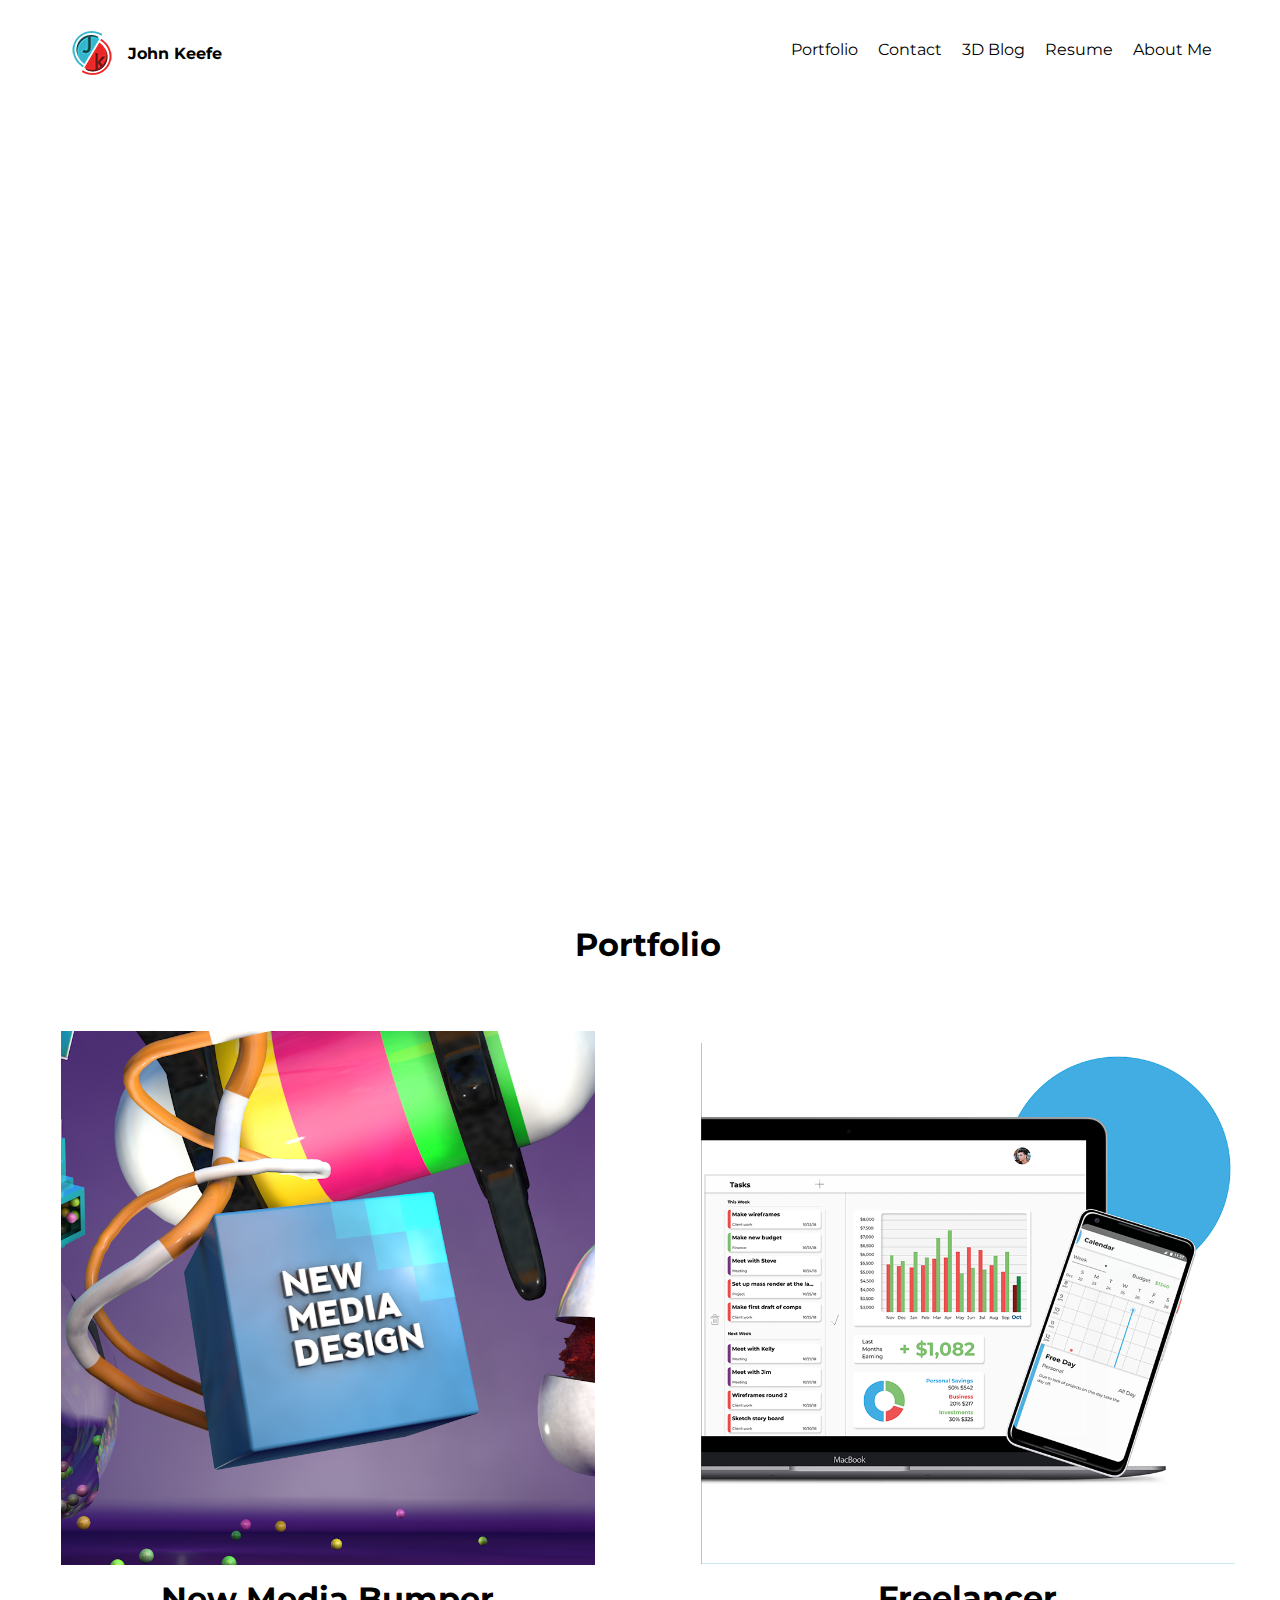
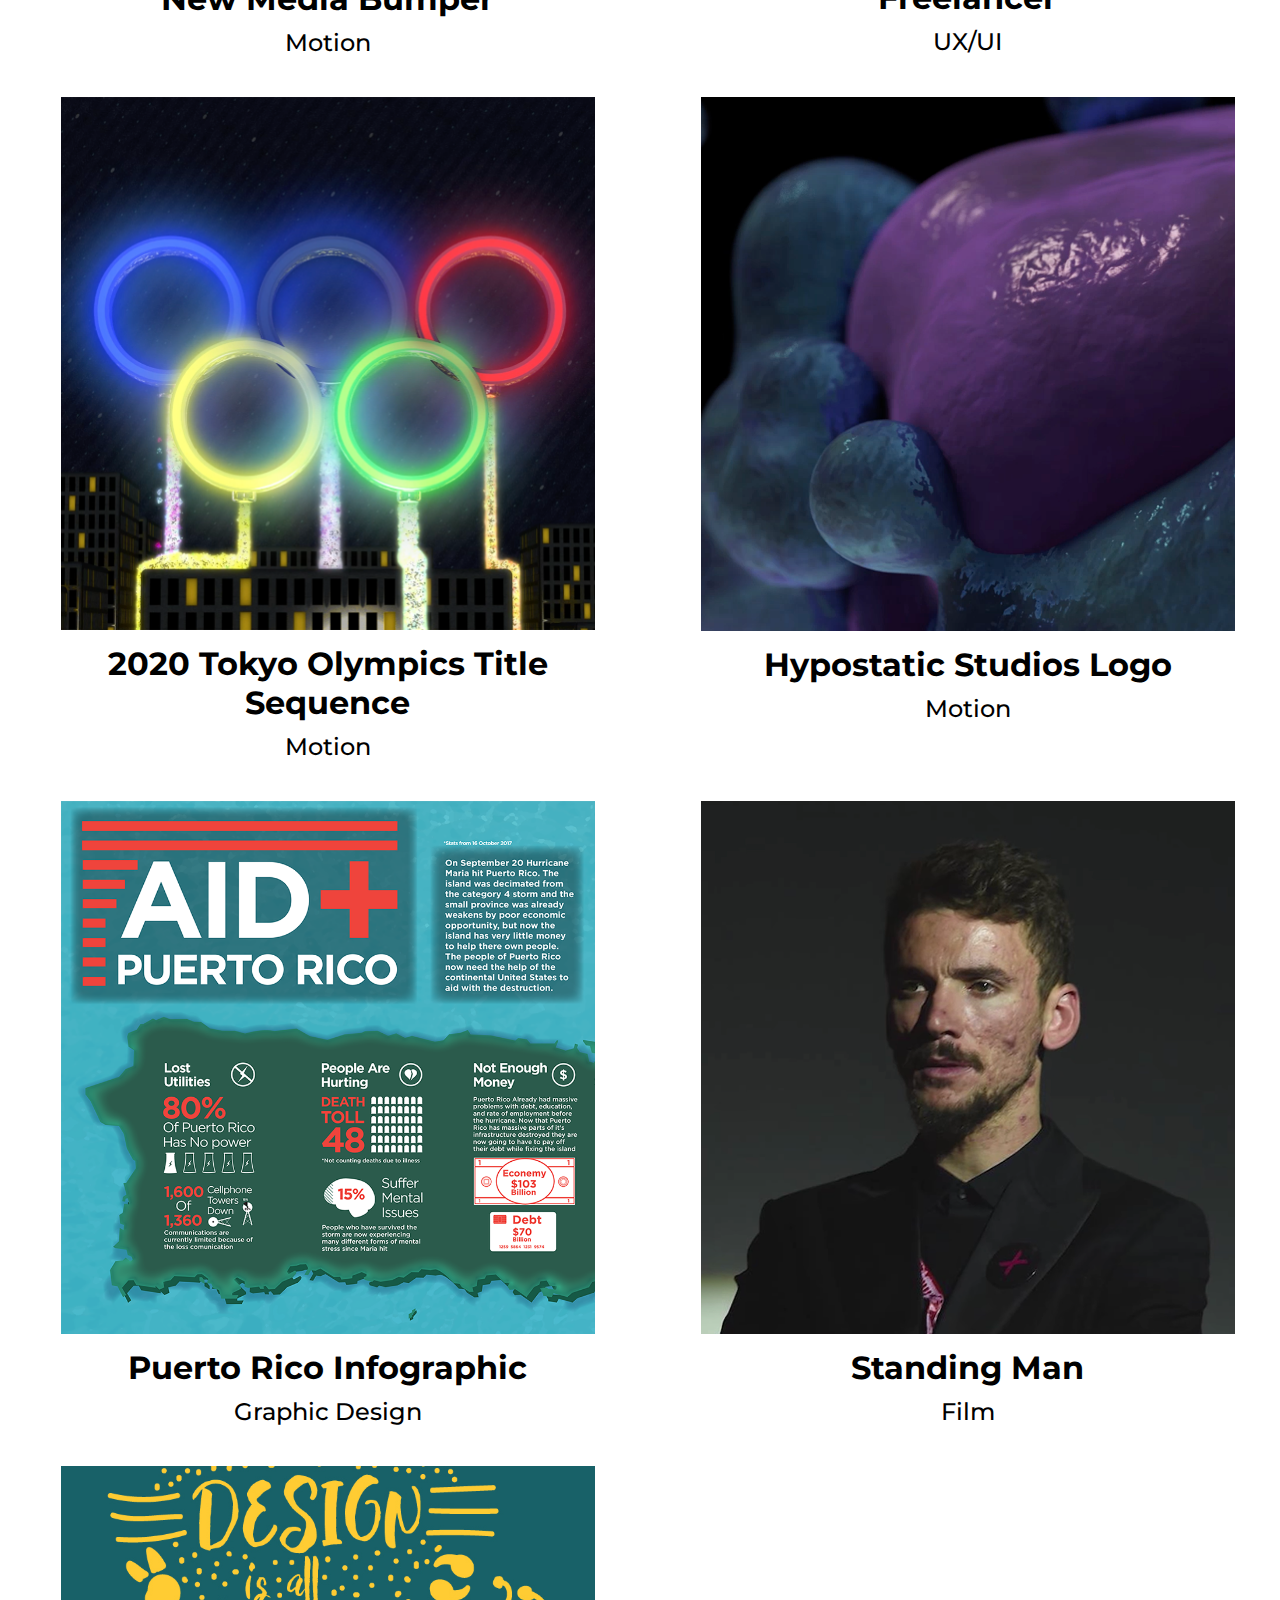
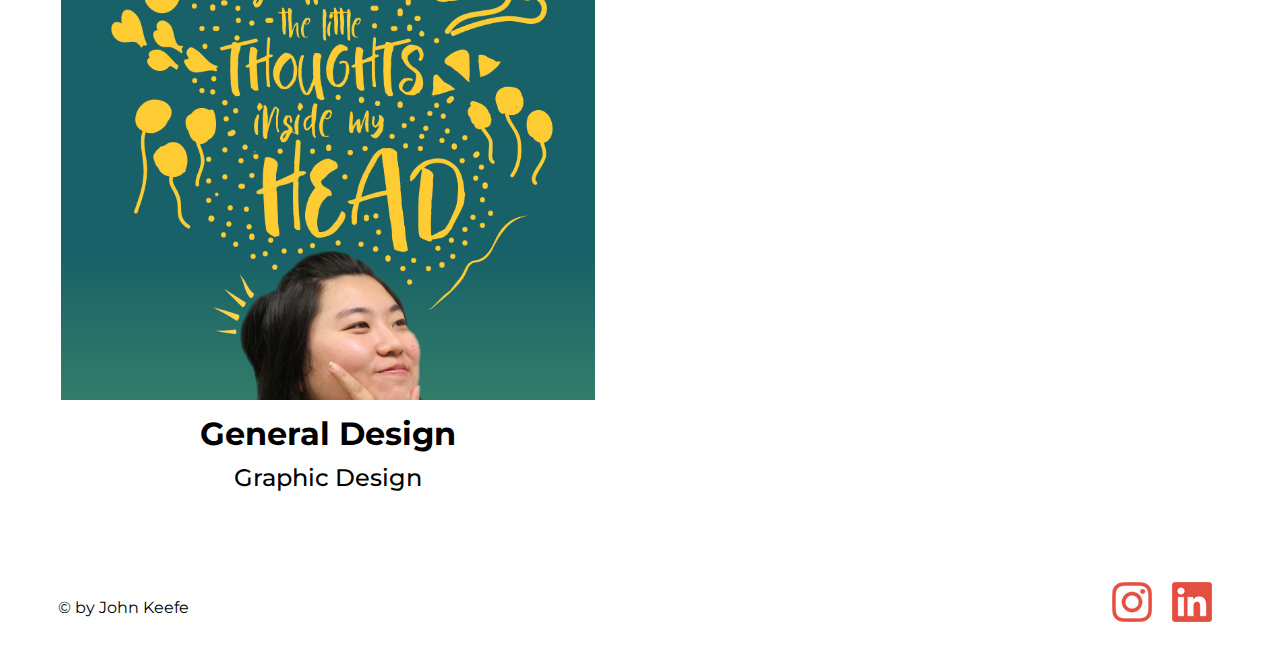
<file: personal_website/index.html>
<!DOCTYPE html>

<html lang="en">

<head>
    <meta charset="utf-8">
    <meta name="viewport" content="width=device-width, initial-scale=1.0">
    <link href="css/styles.css" rel="stylesheet">
    <link href="https://fonts.googleapis.com/css?family=Montserrat:400,500,700" rel="stylesheet">
    <script src="https://ajax.googleapis.com/ajax/libs/jquery/3.3.1/jquery.min.js"></script>
    <title>Portfolio.fun</title>

</head>

<body>
    <nav>
        <div class="flex-nav">
            <a href="index.html" class="flex-left">

                <img class="flex-object logo" src="./images/icons/logo.png" alt="images/jk.png">

                <div class="navtext">
                    <p class="name">John Keefe</p>
                </div>

            </a>
            <div class="flex-right">
                <a class="flex-object mi" href="./index.html">
                    Portfolio
                </a>
                <a class="flex-object mi" href="./contact/contact.html">
                    Contact
                </a>
                <a class="flex-object mi" href="https://www.instagram.com/the_keefer_designs/" target="_blank">
                    3D Blog
                </a>
                <a class="flex-object mi" href="https://drive.google.com/file/d/1BgY_WFJhCR3fMZxWtCizJkPB24iMXqKl/view?usp=sharing" target="_blank">
                    Resume
                </a>
                <a class="flex-object mi" href="./about_me/about_me.html">
                    About Me
                </a>
            </div>
            <div class="menu">
                <img class="menutog" src="./images/menu-01.png" alt="images/menu-01.png">
                <ul>
                    <li><a class="flex-object menuitem" href="./index.html">
                            Portfolio
                        </a></li>
                    <li> <a class="flex-object menuitem" href="./contact/contact.html">
                            Contact
                        </a></li>
                    <li><a class="flex-object menuitem" href="https://www.instagram.com/the_keefer_designs/">
                            3D Blog
                        </a></li>
                    <li><a class="flex-object menuitem" href="https://drive.google.com/file/d/1BgY_WFJhCR3fMZxWtCizJkPB24iMXqKl/view?usp=sharing">
                            Resume
                        </a></li>
                    <li> <a class="flex-object menuitem" href="./about_me/about_me.html">
                            About Me
                        </a></li>
                </ul>
            </div>
        </div>
    </nav>
    <div class="container">
        <div class="video">
            <div style="padding:56.25% 0 0 0;position:relative;"><iframe src="https://player.vimeo.com/video/308662704?autoplay=1&title=0&byline=0&portrait=0" style="position:absolute;top:0;left:0;width:100%;height:100%;" frameborder="0" webkitallowfullscreen mozallowfullscreen allowfullscreen></iframe></div>
            <script src="https://player.vimeo.com/api/player.js"></script>
        </div>
        <div class="pLabel">
            <h1> Portfolio</h1>
        </div>

        <div class="p1 ol">
            <a href="projects/nm_bumper/nm_bumper.html">
                <img class="portimg " src="./images/block_img/nm_bumper.png" alt="mnd.png">
            </a>
            <h1 class="oltext">New Media Bumper</h1>
            <h2 class="oltext2">Motion</h2>
        </div>
        <div class="p2 ol">
            <a href="projects/freelancer/freelancer.html">
                <img class="portimg" src="./images/block_img/freelancer_block.png" alt="freelancer.png">
            </a>
            <h1 class="oltext">Freelancer</h1>
            <h2 class="oltext2">UX/UI</h2>
        </div>
        <div class="p3 ol">
            <a href="projects/puerto_rico/puerto_rico.html">
                <img class="portimg" src="./images/block_img/pr_block.png" alt="puerto_rico.png">
            </a>
            <h1 class="oltext">Puerto Rico Infographic</h1>
            <h2 class="oltext2">Graphic Design</h2>
        </div>
        <div class="p4 ol">
            <a href="projects/standing_man/standing_man.html">
                <img class="portimg" src="./images/block_img/sm_block" alt="standing_man.png">
            </a>
            <h1 class="oltext">Standing Man</h1>
            <h2 class="oltext2">Film</h2>
        </div>
        <div class="p5 ol">
            <a href="projects/2020_olympics/2020.html">
                <img class="portimg" src="./images/block_img/tokyo_block.png" alt="hypostatic_studios.png">
            </a>
            <h1 class="oltext">2020 Tokyo Olympics Title Sequence</h1>
            <h2 class="oltext2">Motion</h2>
        </div>
        <div class="p6 ol">
            <a href="projects/hypostatic_studios/hypostatic_studios.html">
                <img class="portimg" src="./images/block_img/hs_block.png" alt="hypostatic_studios.png">
            </a>
            <h1 class="oltext">Hypostatic Studios Logo</h1>
            <h2 class="oltext2">Motion</h2>
        </div>
        <div class="p7 ol">
            <a href="projects/graphic_design/design.html">
                <img class="portimg" src="./images/block_img/graphic_design_block.jpg" alt="design.png">
            </a>
            <h1 class="oltext">General Design</h1>
            <h2 class="oltext2">Graphic Design</h2>
        </div>
    </div>
    <footer>
        <div id="footer-flex">
            <p>© by John Keefe</p>
            <div id="footer-icon">
                <a id="insta" href="https://www.instagram.com/the_keefer_designs/"><img class="flex-object" src="./images/icons/ig.png" alt="instagram.png"></a>
                <a class="flex-object" href="https://www.linkedin.com/in/john-keefe-iii/"><img class="footerlogo" src="./images/icons/li_logo.png" alt="linkin.png"></a>
            </div>
        </div>
    </footer>
    <script src="./js/int.js"></script>
    <script src="./js/modernizr-custom.js"></script>
</body>

</html>
</file>
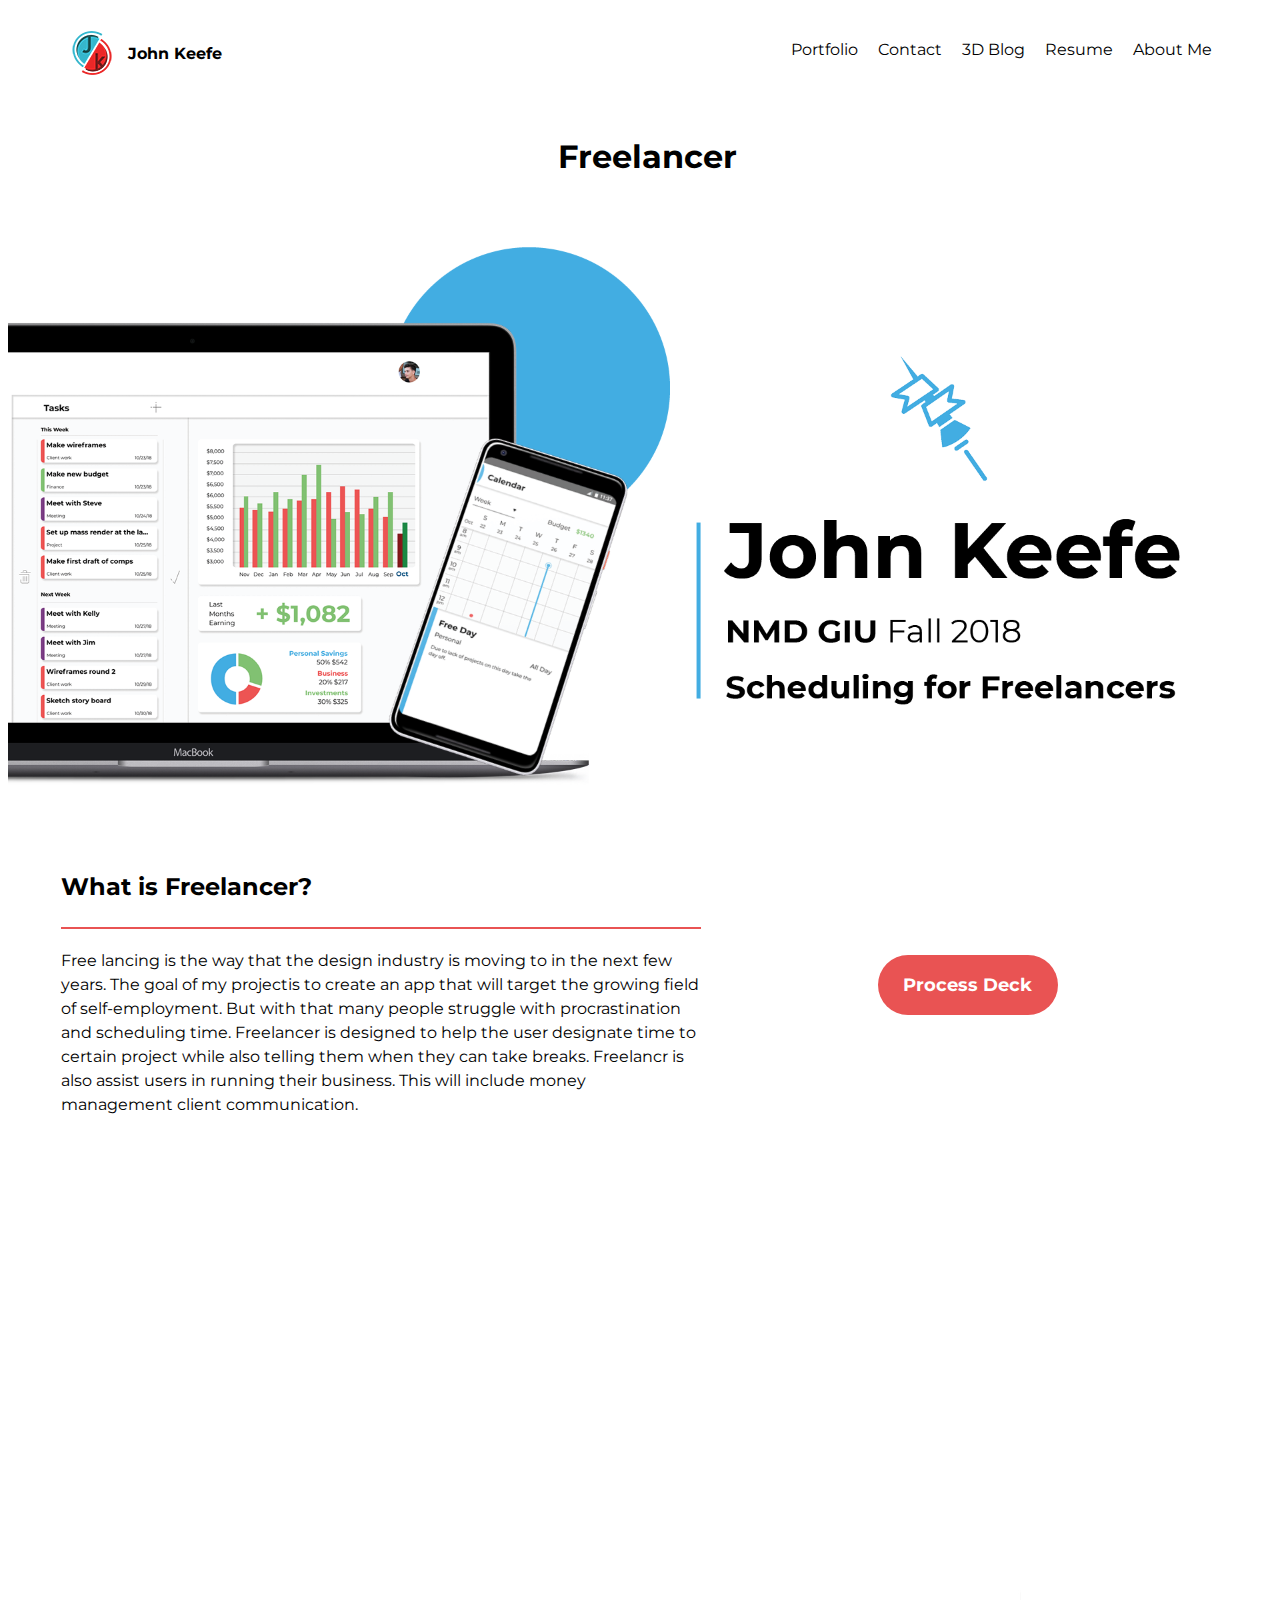
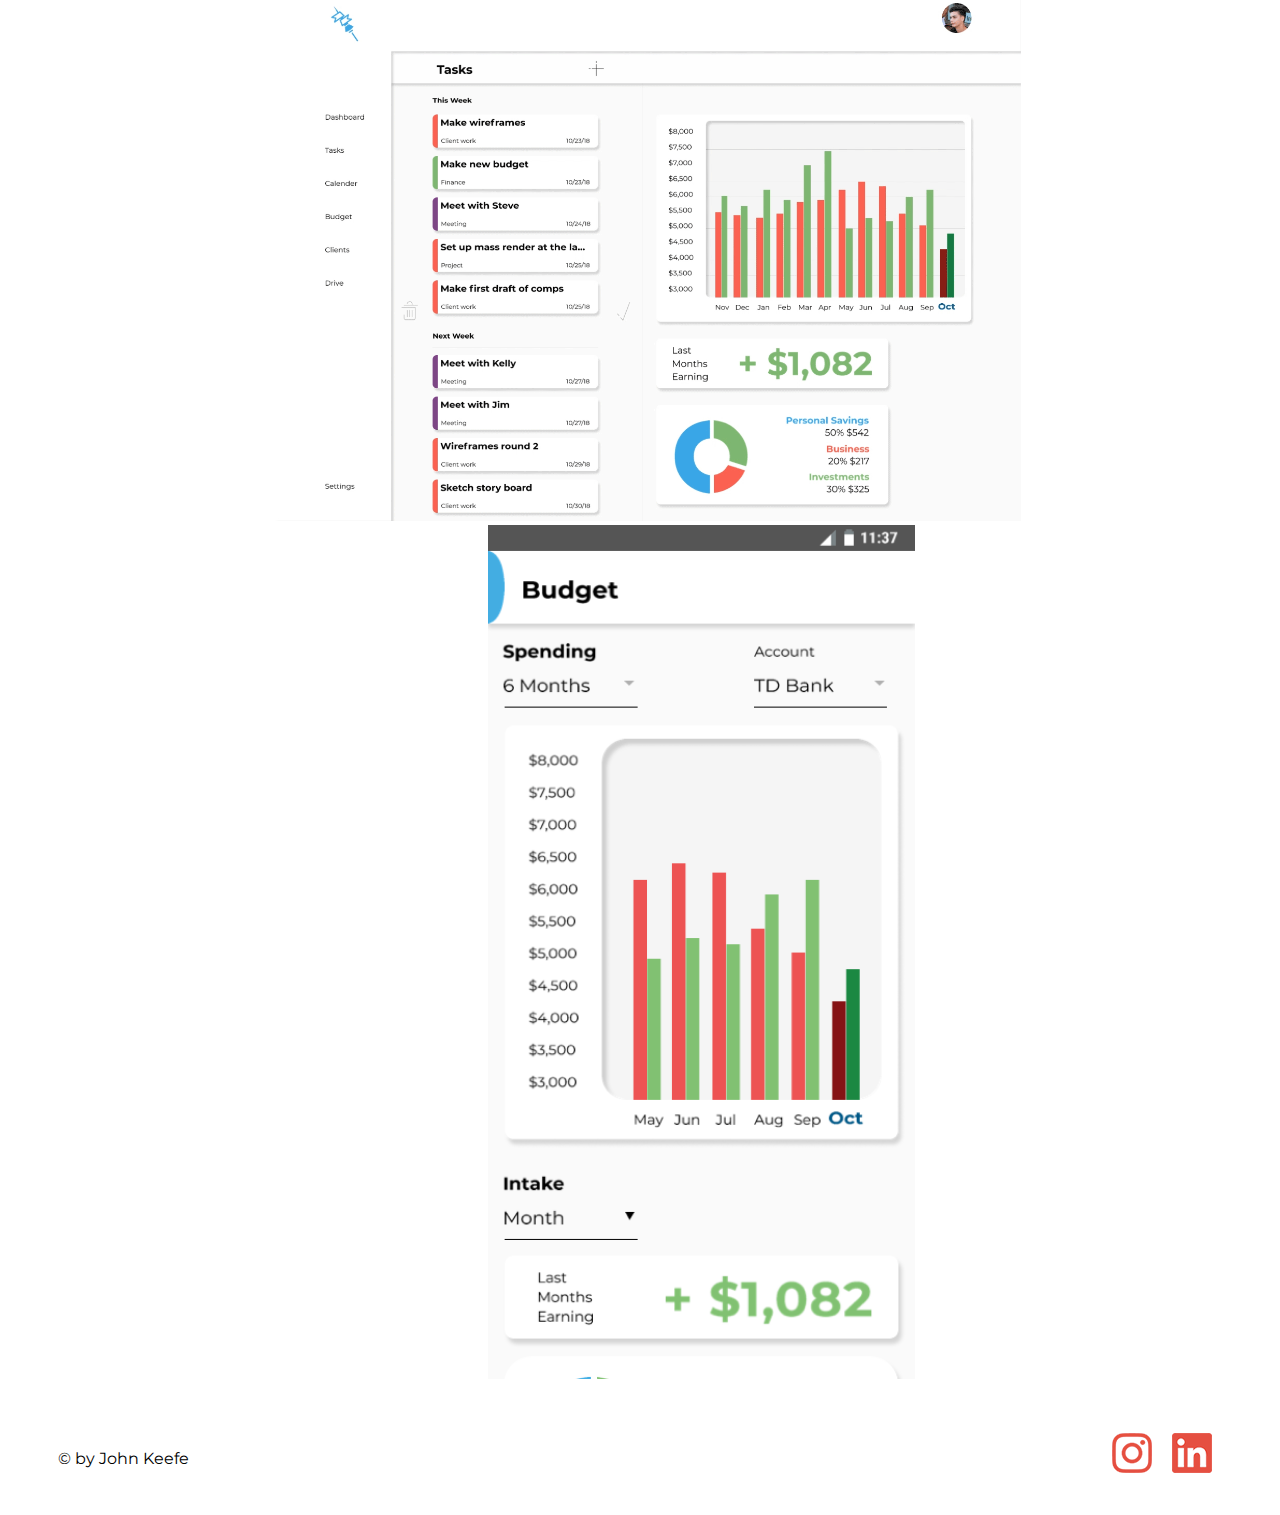
<file: personal_website/projects/freelancer/freelancer.html>
<!DOCTYPE html>

<html lang="en">

<head>
    <meta charset="utf-8">
    <meta name="viewport" content="width=device-width, initial-scale=1.0">
    <link href="../../css/styles.css" rel="stylesheet">
    <link href="https://fonts.googleapis.com/css?family=Montserrat:400,500,700" rel="stylesheet">
    <script src="https://ajax.googleapis.com/ajax/libs/jquery/3.3.1/jquery.min.js"></script>

    <title>Freelancer</title>
</head>

<body>
    <nav>
        <div class="flex-nav">
            <a href="/index.html" class="flex-left">
                <img class="flex-object logo" src="../../images/icons/logo.png" alt="images/jk.png">

                <div class="navtext">
                    <p class="name">John Keefe</p>
                </div>
            </a>
            <div class="flex-right">
                <a class="flex-object mi" href="../../index.html">
                Portfolio
                </a>
                <a class="flex-object mi" href="../../contact/contact.html">
                    Contact
                </a>
                <a class="flex-object mi" href="https://www.instagram.com/the_keefer_designs/" target="_blank">
                    3D Blog
                </a>
                <a class="flex-object mi" href="https://drive.google.com/file/d/1BgY_WFJhCR3fMZxWtCizJkPB24iMXqKl/view?usp=sharing" target="_blank">
                    Resume
                </a>
                <a class="flex-object mi" href="../../about_me/about_me.html">
                    About Me
                </a>
            </div>
            <div class="menu">
                <img class="menutog" src="../../images/menu-01.png" alt="images/menu-01.png">
                <ul>
                    <li><a class="flex-object menuitem" href="../../index.html">
                Portfolio
                   </a></li>
                    <li> <a class="flex-object menuitem" href="./contact/contact.html">
                    Contact
                </a></li>
                    <li><a class="flex-object menuitem" href="https://www.instagram.com/the_keefer_designs/">
                    3D Blog
                </a></li>
                    <li><a class="flex-object menuitem" href="https://drive.google.com/file/d/1BgY_WFJhCR3fMZxWtCizJkPB24iMXqKl/view?usp=sharing">
                    Resume
                </a></li>
                    <li> <a class="flex-object menuitem" href="../../about_me/about_me.html">
                    About Me
                </a></li>
                </ul>
            </div>
        </div>
    </nav>
    <div class="container">
        <div class="prhl">
            <h1 class="phlb">Freelancer</h1>
        </div>
        <div class="primg">
            <img class="portimg" src="../../images/freelancer/fl_cover.png" alt="spread.jpg">
        </div>
        <div class="nit1">
            <h2 class="subhl">What is Freelancer?</h2>
            <p class="portbod">Free lancing is the way that the design industry is moving to in the next few years. The goal of my projectis to create an app that will target the growing field of self-employment. But with that many people struggle with procrastination and scheduling time. Freelancer is designed to help the user designate time to certain project while also telling them when they can take breaks. Freelancr is also assist users in running their business. This will include money management client communication.</p>
        </div>
        <div class="nmdprdeck">
            <a class="prdeck" href="https://drive.google.com/file/d/1UKWBYkivVmeJhoKMAmo-kGsDwYD23Nz9/view?usp=sharing" target="_blank">
                    Process Deck
           </a>
        </div>
        <div class="flvid1">
        <iframe src="https://player.vimeo.com/video/308737830?autoplay=1&loop=1&title=0&byline=0&portrait=0" width="640" height="453" frameborder="0" webkitallowfullscreen mozallowfullscreen allowfullscreen></iframe>
        </div>
       <div class="flgif1">
            <img class="portimg" src="../../images/freelancer/1.gif" alt="spread.jpg">
        </div>
        <div class="flgif2">
            <img class="portimg" src="../../images/freelancer/2.gif" alt="spread.jpg">
        </div>
        
    </div>
    <footer>
        <div id="footer-flex">
            <p>© by John Keefe</p>
            <div id="footer-icon">
                <a id="insta" href="https://www.instagram.com/the_keefer_designs/"><img class="flex-object" src="../../images/icons/ig.png" alt="instagram.png"></a>
                <a class="flex-object" href="https://www.linkedin.com/in/john-keefe-iii/"><img class="footerlogo" src="../../images/icons/li_logo.png" alt="linkin.png"></a>
            </div>
        </div>
    </footer>
    <script src="../../js/int.js"></script>
    <script src="../../js/modernizr-custom.js"></script>

</body>

</html>
</file>
<file: personal_website/css/styles.css>
/*Used for testing the website*/

        * {
            box-sizing: border-box;
            /*            border: 2px solid #000000;*/
        }

        /*Styles all of the p tags to have the font that I want */

        p {
            font-family: 'Montserrat', sans-serif;
            font-weight: 400;
        }

        /*Styles all of the h1 tags to have the font that I want */

        h1 {
            font-family: 'Montserrat', sans-serif;
            font-weight: 700;
        }

        /*Styles all of the h2 tags to have the font that I want */

        h2 {
            font-family: 'Montserrat', sans-serif;
            font-weight: 500;
        }

        /*Styles all of the h3 tags to have the font that I want */

        h3 {
            font-family: 'Montserrat', sans-serif;
            font-weight: 400;
        }

        /*Styles all of the ul tags to have the font that I want and to get rid of the bullets */

        ul {
            list-style-type: none;
            font-family: 'Montserrat', sans-serif;
            font-weight: 400;
            padding-left: 0;
        }

        /*Gets rid of blue color on links*/

        a {
            color: black;
            padding-bottom: 10px;
            text-decoration: none;
        }

        /*Establishes visually feed back when hovering*/

        .mi:hover {
            color: #E95353;
            border-bottom: 2px solid #E95353;
            font-weight: 700;
        }

        .mi:active {
            color: #7A1B1B;
        }

        /*adds styling to process deck*/

        .prdeck {
            display: grid;
            margin: auto;
            max-width: 180px;
            height: 60px;
            color: white;
            background: #E95353;
            border-radius: 50px;
            font-family: 'Montserrat', sans-serif;
            font-weight: 700;
            font-size: 110%;
        }

        /*adds hover state to process deck*/

        .prdeck:hover {
            background: #7A1B1B;
            border-bottom: 2px solid #7A1B1B;
        }

        /*adds click state to process deck*/

        .prdeck:active {
            background: #000000;
            font-size: 98%;
            max-width: 14vh;
            height: 4.7vh;
        }

        /*Astablishs a grid that holds all of the content on the page and all the elements affected by the grid */

        .container {
            display: grid;
            width: 100vw;
            grid-template-rows: auto;
            grid-template-columns: 1fr 2fr 2fr 2fr 2fr 2fr 2fr 2fr 2fr 2fr 2fr 2fr 1fr;
            z-index: 2;
        }

        /*Moves the logo to be aligned with the nav text*/

        .logo {
            align-self: baseline;
            margin: auto;
            max-width: 15vh;
        }

        /*Proporly sizes videos to page*/

        iframe {
            padding: 0;
            margin: 0;
            width: 100%;
        }

        /*Landing page*/
        /*Aligns the b roll class with the grid and pushes the video down*/

        .video {
            grid-column: 1/14;
            grid-row: 1/2;
            height: auto;
            padding-top: 50px;
        }

        /*Aligns the label class with the grid*/

        .pLabel {
            grid-column: 2/13;
            grid-row: 2/3;
            height: auto;
            text-align: center;
            padding: 5vh
        }

        /*Aligns the portfolio blocks with the grid*/

        .portfolio {
            grid-column: 2/6;
            grid-row 5/6;
            height: auto;
        }

        /* Animates portfolio blocks*/
        .ol:hover {
            border: none;
            transition: all 0.15s ease-in-out;
            transform: scale(0.95);
            background-color: #E95353;
            border: none;
            border-radius: 30px;
            color: white;
            box-shadow: 0 5px 10px #575757
        }

        .ol:active {
            background-color: #7A1B1B;
        }

        .oltext {
            text-align: center;
            margin: 10px;
        }

        .oltext2 {
            text-align: center;
            margin: 10px;
            padding-bottom: 30px
        }



        /*Aligns the 1st portfolio block with the grid*/

        .p1 {
            grid-column: 2/7;
            grid-row: 3/4;
        }

        /*Aligns the 2nd portfolio block with the grid*/

        .p2 {
            grid-column: 8/13;
            grid-row: 3/4;
        }

        /*Aligns the 3rd portfolio block with the grid*/

        .p3 {
            grid-column: 2/7;
            grid-row: 5/6;
        }

        /*Aligns the 4th portfolio block with the grid*/

        .p4 {
            grid-column: 8/13;
            grid-row: 5/6;
        }

        .p5 {
            grid-column: 2/7;
            grid-row: 4/5;
        }

        .p6 {
            grid-column: 8/13;
            grid-row: 4/5;
        }

        .p7 {
            grid-column: 2/7;
            grid-row: 6/7;
        }

        /*Makes portfolio image resize to the size of the page*/

        .portimg {
            width: 100%;
        }


        /*About me page*/
        /*Aligns the personal picture with the grid and pushes down*/

        .personalpic {
            grid-column: 1/14;
            grid-row: 1/1;
            padding-top: 5vh;
        }

        /*Aligns the discription with the grid and pushes down*/

        .discription {
            margin-top: -25px;
            line-height: 29px;
            grid-column: 1/13;
            grid-row: 1/1;
            padding-top: 5vh;
            padding-left: 25px;
        }

        /*Contact page*/
        /*Aligns content with the grid a well as uses padding to move the content to the center*/

        .contact {
            text-align: center;
            grid-column: 1/14;
            grid-row: 1/1;
            line-height: 34px;
            padding-top: 115px;
            padding-bottom: 135px;
        }

        /*Portfolio pages*/
        /*Centers text*/

        .subhl {
            text-align: left;
            font-weight: 700;
            border-bottom: 2px solid #E95353;
            padding-bottom: 10px;
        }

        /*Centers text*/

        .porthdmain {
            text-align: center;
        }

        /*Centers text*/

        .phlb {
            text-align: center;
            padding-top: 1vh;
            padding-bottom: 2vh;
        }

        /*Centers text*/

        .phl {
            text-align: center;
        }

        /*Adds line height*/

        .portbod {
            line-height: 24px;
        }

        /*Genral Project Tags*/
        /*Aligns the text with the grid and moves content down*/

        .prhl {
            padding-top: 2vh;
            grid-column: 1/14;
            grid-row: 1/2;
        }

        /*Aligns the vido with the grid*/

        .prvid {
            grid-column: 1/14;
            grid-row: 2/3;
        }

        /*Aligns the image with the grid*/
        .primg {
            grid-column: 1/14;
            grid-row: 2/3;
        }

        /*Reporter tags*/
        /*Aligns the text with the grid*/

        .rit1 {
            padding-top: 70px;
            grid-column: 1/7;
            grid-row: 3/4;
        }

        /*Aligns the text with the grid*/

        .rit2 {
            grid-column: 2/6;
            grid-row: 4/5;
        }

        /*Aligns the text with the grid*/

        .rit3 {
            padding-top: 70px;
            grid-column: 1/7;
            grid-row: 5/6;
        }

        /*Aligns wireframes with the grid and add padding*/

        .rwf1 {
            grid-column: 2/4;
            grid-row: 6/7;
            padding-right: 10px;
        }

        /*Aligns wireframes with the grid and add padding*/

        .rwf2 {
            grid-column: 4/6;
            grid-row: 6/7;
            padding-left: 10px;
        }

        /*Aligns the text with the grid*/

        .rit4 {
            padding-top: 70px;
            grid-column: 1/7;
            grid-row: 7/8;
        }

        /*Aligns comps with the grid and add padding*/

        .rcomp1 {
            grid-column: 2/4;
            grid-row: 8/9;
            padding-right: 10px;
        }

        /*Aligns comps with the grid and add padding*/

        .rcomp2 {
            grid-column: 4/6;
            grid-row: 8/9;
            padding-left: 10px;
        }

        /*Aligns the text with the grid*/

        .rit5 {
            padding-top: 70px;
            grid-column: 1/7;
            grid-row: 9/10;
        }

        /*Aligns comps with the grid and add padding*/

        .rcomp3 {
            grid-column: 2/4;
            grid-row: 10/11;
            padding-right: 10px;
        }

        /*Aligns comps with the grid and add padding*/

        .rcomp4 {
            grid-column: 4/6;
            grid-row: 10/11;
            padding-left: 10px;
        }

        /*New Media Bumper tags*/
        /*Aligns the text with the grid*/

        .nit1 {
            grid-column: 2/8;
            grid-row: 3/4;
            line-height: 60px;
        }

        /*Aligns the text with the grid*/

        .nmdprdeck {
            text-align: center;
            margin-top: auto;
            margin-bottom: auto;
            grid-column: 9/12;
            grid-row: 3/4;
            line-height: 60px;
        }

        /*Aligns the text with the grid*/

        .nit2 {
            grid-column: 2/8;
            grid-row: 4/5;
            padding-right: 10px;
        }

        /*Aligns the text with the grid*/

        .nit3 {
            grid-column: 2/8;
            grid-row: 5/6;
        }

        /*Aligns mood board with the grid and adds padding*/

        .nmboard1 {
            grid-column: 2/7;
            grid-row: 6/7;
            padding-right: 10px;
        }

        /*Aligns mood board with the grid and adds padding*/

        .nmboard2 {
            grid-column: 8/13;
            grid-row: 6/7;
            padding-left: 10px;
        }

        /*Aligns the text with the grid*/

        .nit4 {
            grid-column: 2/8;
            grid-row: 7/9;
        }

        /*Aligns sketches with the grid and adds padding*/

        .nms1 {
            grid-column: 2/7;
            grid-row: 9/10;
            padding-right: 10px;
        }

        /*Aligns sketches with the grid and adds padding*/

        .nms2 {
            grid-column: 8/13;
            grid-row: 9/10;
            padding-left: 10px;
        }

        /*Aligns the text with the grid*/

        .nit5 {
            grid-column: 2/8;
            grid-row: 10/11;
        }

        /*Aligns the video with the grid*/

        .nmdvid1 {
            grid-column: 1/14;
            grid-row: 11/12;
        }

        /*Aligns the video with the grid*/

        .nmdvid2 {
            grid-column: 1/14;
            grid-row: 12/13;
        }

        /*Aligns the image with the grid*/

        .endscreen {
            grid-column: 1/14;
            grid-row: 13/14;
        }

        /*Standing Man*/
        /*Aligns the text with the grid*/

        .smit1 {
            grid-column: 2/8;
            grid-row: 3/4;
        }

        /*Aligns the text with the grid*/

        .smit2 {
            grid-column: 2/8;
            grid-row: 4/5;
        }

        /*Aligns the text with the grid*/

        .smit3 {
            grid-column: 2/4;
            grid-row: 5/6;
            line-height: 30px;
        }

        /*Aligns the text with the grid*/

        .smit4 {
            grid-column: 5/9;
            grid-row: 5/6;
            line-height: 30px;
        }

        /*Puerto Rico Infographic*/
        .prit1 {
            grid-column: 2/8;
            grid-row: 3/4;
        }

        .prit2 {
            grid-column: 2/8;
            grid-row: 4/5;
        }

        .prs1 {
            grid-column: 3/7;
            grid-row: 5/6;
        }

        .prs2 {
            grid-column: 8/12;
            grid-row: 5/6;
        }

        .prs3 {
            grid-column: 4/11;
            grid-row: 6/7;
        }

        .prcomp {
            grid-column: 1/14;
            grid-row: 7/8;
        }

        .prsm {
            grid-column: 1/14;
            grid-row: 8/9;
        }

        .prmock {
            grid-column: 1/14;
            grid-row: 9/10;
        }

        /*freelancer*/
        .flit1 {
            grid-column: 2/6;
            grid-row: 3/4;
        }

        .flvid1 {
            grid-column: 1/14;
            grid-row: 4/5;
        }

        .flgif1 {
            grid-column: 4/11;
            grid-row: 5/6;
        }

        .flgif2 {
            grid-column: 6/10;
            grid-row: 6/7;
        }

        /*Tokyo 2020*/
        .tit1 {
            grid-column: 2/8;
            grid-row: 3/4;
        }

        .tit2 {
            grid-column: 2/8;
            grid-row: 4/5;
        }

        .tit3 {
            grid-column: 2/8;
            grid-row: 5/6;
        }

        .tboard1 {
            grid-column: 1/14;
            grid-row: 6/7;
        }

        .tboard2 {
            grid-column: 1/14;
            grid-row: 7/8;
        }

        .tit4 {
            grid-column: 2/8;
            grid-row: 8/9;
        }

        .ts1 {
            grid-column: 2/7;
            grid-row: 9/10;
        }

        .ts2 {
            grid-column: 8/13;
            grid-row: 9/10;
        }

        .tit5 {
            grid-column: 2/8;
            grid-row: 10/11;
        }

        .tsf1 {
            grid-column: 2/7;
            grid-row: 11/12;
        }

        .tsf2 {
            grid-column: 8/13;
            grid-row: 11/12;
        }

        .tit6 {
            grid-column: 2/8;
            grid-row: 12/13;
        }

        .tl1 {
            grid-column: 2/7;
            grid-row: 13/14;
        }

        .tl2 {
            grid-column: 8/13;
            grid-row: 13/14;
        }

        .tit7 {
            grid-column: 2/8;
            grid-row: 14/15;
        }

        .tend {
            grid-column: 1/14;
            grid-row: 15/16;
        }


        /*Aligns nav with the grid and makes it shrink with the window aswell as add some stlying*/

        .flex-nav {
            display: flex;
            margin: 0;
            justify-content: space-between;
            font-family: 'Montserrat', sans-serif;
            font-weight: 400;
            padding-top: 20px;
        }

        /*Add styling and helps with the aligning of the nav and footer elements*/

        .flex-left {
            display: inline-flex;
            padding-left: 50px;
        }

        .flex-right {
            display: inline-flex;
            align-content: center;
            padding: 12px 50px 0 0;
        }

        .menu {
            display: none;
        }

        .flex-object {
            flex: auto;
            display: block;
            font-weight: 400;
            margin: 0 10px 0 10px;
        }

        /*Moves certain elements in the nav and footer to the right*/
        /*Aligns footer with the grid and makes it shrink with the window aswell as add some stlying*/

        #footer-flex {
            display: flex;
            justify-content: space-between;
            align-content: center;
            padding-top: 50px;
            padding-bottom: 20px;
            padding-left: 50px;
        }

        /*moves items to the left */

        #footer-icon {
            display: inline-flex;
            padding-right: 50px;
        }

        /*Gives stlying and margins to name */

        .name {
            margin-right: 10px;
            font-weight: 700;
        }

        /*moves the top right nav to the left away from the edge of the screen*/

        .last {
            margin-right: 120px;
        }

        /*Adds a mobile state to the site*/

        @media screen and (max-width: 800px) {

            /*Makes mobile grid*/
            .container {
                width: 100vw;
                grid-template-columns: 1fr 5fr 5fr 1fr;
            }

            /*Moves the postions to help with the moblie version*/
            .flex-right {
                display: none;
                align-content: center;
                padding: 15px 50px 0 0;
            }

            /*Moves the postions to help with the moblie version*/
            .menu {
                display: inline;
                padding-right: 20px;
            }

            /*Moves the postions to help with the moblie version*/
            .menutog {
                padding-top: 15px;
            }

            /*Moves the postions to help with the moblie version*/
            .menuitem {
                background-color: #e0e0e0;
                padding: 5px;
                z-index: 2;
            }

            /*Moves the postions to help with the moblie version*/
            .flex-left {
                display: inline-flex;
                padding-left: 10px;
            }

            /*Moves the postions to help with the moblie version*/
            #footer-flex {
                padding-left: 10px;
            }

            /*Moves the postions to help with the moblie version*/
            #footer-icon {
                padding-right: 10px;
            }

            /*Used for testing the website*/
            * {
                box-sizing: border-box;
            }

            /*Styles all of the p tags to have the font that I want */
            p {
                font-family: 'Montserrat', sans-serif;
                font-weight: 400;
            }

            /*Styles all of the h1 tags to have the font that I want */
            h1 {
                font-family: 'Montserrat', sans-serif;
                font-weight: 700;
            }

            /*Styles all of the h2 tags to have the font that I want */
            h2 {
                font-family: 'Montserrat', sans-serif;
                font-weight: 500;
            }

            /*Styles all of the h3 tags to have the font that I want */
            h3 {
                font-family: 'Montserrat', sans-serif;
                font-weight: 400;
            }

            /*Styles all of the ul tags to have the font that I want and to get rid of the bullets */
            ul {
                list-style-type: none;
                font-family: 'Montserrat', sans-serif;
                font-weight: 400;
                padding-left: 0;
            }

            /*Gets rid of blue color on links*/
            a {
                color: black;
                padding-bottom: 10px;
                text-decoration: none;
            }

            /*Establishes visually feed back when hovering*/
            a:hover {
                color: #E95353;
                border-bottom: 2px solid #E95353;
                font-weight: 700;
            }

            /*Makes mobile grid*/
            .container {
                display: grid;
                width: 100vw;
                grid-template-rows: auto;
                grid-template-columns: 1fr;
                padding: 0 5px 0 5px;
            }

            /*Moves the logo to be aligned with the nav text*/
            .logo {
                align-self: baseline;
                margin: auto;
                max-width: 15vh;
            }

            /*Proporly sizes videos to page*/
            iframe {
                padding: 0;
                margin: 0;
                width: 100%;
            }

            /*Landing page*/
            /*Animates portfolio blocks*/
            .ol:hover {
                border: none;
                transition: all 0.1s ease-in-out;
                transform: scale(0.9);
            }

            .video {
                grid-column: 1/14;
                grid-row: 1/2;
                height: auto;
                padding-top: 50px;
            }

            /*Aligns the label class with the grid*/

            .pLabel {
                grid-column: 2/13;
                grid-row: 2/3;
                height: auto;
                text-align: center;
                padding: 5vh
            }

            /*Aligns the portfolio blocks with the grid*/

            .portfolio {
                grid-column: 2/6;
                grid-row 5/6;
                height: auto;
            }

            /* Animates portfolio blocks*/
            .ol:hover {
                border: none;
                transition: all 0.15s ease-in-out;
                transform: scale(0.95);
                background-color: #E95353;
                border: none;
                border-radius: 30px;
                color: white;
                box-shadow: 0 5px 10px #575757
            }

            .ol:active {
                background-color: #7A1B1B;
            }

            .oltext {
                text-align: center;
                margin: 10px;
            }

            .oltext2 {
                text-align: center;
                margin: 10px;
                padding-bottom: 30px
            }



            /*Aligns the 1st portfolio block with the grid*/

            .p1 {
                grid-column: 1/14;
                grid-row: 3/4;
            }

            /*Aligns the 2nd portfolio block with the grid*/

            .p2 {
                grid-column: 1/14;
                grid-row: 4/5;
            }

            /*Aligns the 3rd portfolio block with the grid*/

            .p3 {
                grid-column: 1/14;
                grid-row: 8/9;
            }

            /*Aligns the 4th portfolio block with the grid*/

            .p4 {
                grid-column: 1/14;
                grid-row: 9/10;
            }

            .p5 {
                grid-column: 1/14;
                grid-row: 6/7;
            }

            .p6 {
                grid-column: 1/14;
                grid-row: 7/8;
            }

            .p7 {
                grid-column: 1/14;
                grid-row: 10/11;
            }

            /*Makes portfolio image resize to the size of the page*/

            .portimg {
                width: 100%;
            }


            /*About me page*/
            /*Aligns the personal picture with the grid and pushes down*/

            .personalpic {
                grid-column: 1/14;
                grid-row: 1/2;
                padding-top: 1vh;
            }

            /*Aligns the discription with the grid and pushes down*/

            .discription {
                margin-top: -3vh;
                line-height: 29px;
                grid-column: 1/14;
                grid-row: 2/3;
                padding-top: 5vh;
                padding-left: 0;
            }

            /*Contact page*/
            /*Aligns content with the grid a well as uses padding to move the content to the center*/

            .contact {
                text-align: center;
                grid-column: 1/14;
                grid-row: 1/1;
                line-height: 34px;
                padding-top: 115px;
                padding-bottom: 135px;
            }

            /*Portfolio pages*/
            /*Centers text*/

            .subhl {
                text-align: left;
                font-weight: 700;
                border-bottom: 2px solid #E95353;
                padding-bottom: 10px;
            }

            /*Centers text*/

            .porthdmain {
                text-align: center;
            }

            /*Centers text*/

            .phlb {
                text-align: center;
                padding-top: 1vh;
                padding-bottom: 2vh;
            }

            /*Centers text*/

            .phl {
                text-align: center;
            }

            /*Adds line height*/

            .portbod {
                line-height: 24px;
            }

            /*Genral Project Tags*/
            /*Aligns the text with the grid and moves content down*/

            .prhl {
                padding-top: 2vh;
                grid-column: 1/14;
                grid-row: 1/2;
            }

            /*Aligns the vido with the grid*/

            .prvid {
                grid-column: 1/14;
                grid-row: 2/3;
            }

            /*Aligns the image with the grid*/
            .primg {
                grid-column: 1/14;
                grid-row: 2/3;
            }

            /*Reporter tags*/
            /*Aligns the text with the grid*/

            .rit1 {
                padding-top: 70px;
                grid-column: 1/7;
                grid-row: 3/4;
            }

            /*Aligns the text with the grid*/

            .rit2 {
                grid-column: 2/6;
                grid-row: 4/5;
            }

            /*Aligns the text with the grid*/

            .rit3 {
                padding-top: 70px;
                grid-column: 1/7;
                grid-row: 5/6;
            }

            /*Aligns wireframes with the grid and add padding*/

            .rwf1 {
                grid-column: 2/4;
                grid-row: 6/7;
                padding-right: 10px;
            }

            /*Aligns wireframes with the grid and add padding*/

            .rwf2 {
                grid-column: 4/6;
                grid-row: 6/7;
                padding-left: 10px;
            }

            /*Aligns the text with the grid*/

            .rit4 {
                padding-top: 70px;
                grid-column: 1/7;
                grid-row: 7/8;
            }

            /*Aligns comps with the grid and add padding*/

            .rcomp1 {
                grid-column: 2/4;
                grid-row: 8/9;
                padding-right: 10px;
            }

            /*Aligns comps with the grid and add padding*/

            .rcomp2 {
                grid-column: 4/6;
                grid-row: 8/9;
                padding-left: 10px;
            }

            /*Aligns the text with the grid*/

            .rit5 {
                padding-top: 70px;
                grid-column: 1/7;
                grid-row: 9/10;
            }

            /*Aligns comps with the grid and add padding*/

            .rcomp3 {
                grid-column: 2/4;
                grid-row: 10/11;
                padding-right: 10px;
            }

            /*Aligns comps with the grid and add padding*/

            .rcomp4 {
                grid-column: 4/6;
                grid-row: 10/11;
                padding-left: 10px;
            }

            /*New Media Bumper tags*/
            /*Aligns the text with the grid*/

            .nit1 {
                grid-column: 1/12;
                grid-row: 3/4;
                line-height: 35px;
            }

            /*Aligns the text with the grid*/

            .nmdprdeck {
                padding-top: 1vh;
                text-align: center;
                margin-top: auto;
                margin-bottom: auto;
                grid-column: 1/12;
                grid-row: 4/5;
                line-height: 60px;
            }

            /*Aligns the text with the grid*/

            .nit2 {
                grid-column: 1/12;
                grid-row: 5/6;
                padding-right: 10px;
            }

            /*Aligns the text with the grid*/

            .nit3 {
                grid-column: 1/12;
                grid-row: 6/7;
            }

            /*Aligns mood board with the grid and adds padding*/

            .nmboard1 {
                grid-column: 1/14;
                grid-row: 6/7;
                padding-right: 10px;
            }

            /*Aligns mood board with the grid and adds padding*/

            .nmboard2 {
                grid-column: 1/14;
                grid-row: 7/8;
                padding-left: -10px;
            }

            /*Aligns the text with the grid*/

            .nit4 {
                grid-column: 1/12;
                grid-row: 8/9;
            }

            /*Aligns sketches with the grid and adds padding*/

            .nms1 {
                grid-column: 1/14;
                grid-row: 9/10;
                padding-right: 10px;
            }

            /*Aligns sketches with the grid and adds padding*/

            .nms2 {
                grid-column: 1/14;
                grid-row: 10/11;
                padding-left: 10px;
            }

            /*Aligns the text with the grid*/

            .nit5 {
                grid-column: 1/12;
                grid-row: 11/12;
            }

            /*Aligns the video with the grid*/

            .nmdvid1 {
                grid-column: 1/14;
                grid-row: 12/13;
            }

            /*Aligns the video with the grid*/

            .nmdvid2 {
                grid-column: 1/14;
                grid-row: 13/14;
            }

            /*Aligns the image with the grid*/

            .endscreen {
                grid-column: 1/14;
                grid-row: 14/15;
            }

            /*Standing Man*/
            /*Aligns the text with the grid*/

            .smit1 {
                grid-column: 1/12;
                grid-row: 3/4;
            }

            /*Aligns the text with the grid*/

            .smit2 {
                grid-column: 1/12;
                grid-row: 4/5;
            }

            /*Aligns the text with the grid*/

            .smit3 {
                grid-column: 1/12;
                grid-row: 5/6;
                line-height: 30px;
            }

            /*Aligns the text with the grid*/

            .smit4 {
                padding-top: -27px;
                grid-column: 1/12;
                grid-row: 6/7;
                line-height: 30px;
            }

            /*Puerto Rico Infographic*/
            .prit1 {
                grid-column: 1/12;
                grid-row: 3/4;
            }

            .prit2 {
                grid-column: 1/12;
                grid-row: 5/6;
            }

            .prs1 {
                grid-column: 1/14;
                grid-row: 6/7;
            }

            .prs2 {
                grid-column: 1/14;
                grid-row: 7/8;
            }

            .prs3 {
                grid-column: 1/14;
                grid-row: 8/9;
            }

            .prcomp {
                grid-column: 1/14;
                grid-row: 9/10;
            }

            .prsm {
                grid-column: 1/14;
                grid-row: 10/11;
            }

            .prmock {
                grid-column: 1/14;
                grid-row: 11/12;
            }

            /*freelancer*/
            .flit1 {
                grid-column: 1/14;
                grid-row: 3/4;
            }

            .flvid1 {
                grid-column: 1/14;
                grid-row: 5/6;
            }

            .flgif1 {
                grid-column: 1/14;
                grid-row: 6/7;
            }

            .flgif2 {
                grid-column: 1/14;
                grid-row: 7/8;
            }

            /*Tokyo 2020*/
            .tit1 {
                grid-column: 1/12;
                grid-row: 3/4;
            }

            .tit2 {
                grid-column: 1/12;
                grid-row: 5/6;
            }

            .tit3 {
                grid-column: 1/12;
                grid-row: 6/7;
            }

            .tboard1 {
                grid-column: 1/14;
                grid-row: 7/8;
            }

            .tboard2 {
                grid-column: 1/14;
                grid-row: 8/9;
            }

            .tit4 {
                grid-column: 1/12;
                grid-row: 9/10;
            }

            .ts1 {
                grid-column: 1/14;
                grid-row: 10/11;
            }

            .ts2 {
                grid-column: 1/14;
                grid-row: 11/12;
            }

            .tit5 {
                grid-column: 1/12;
                grid-row: 12/13;
            }

            .tsf1 {
                grid-column: 1/14;
                grid-row: 13/14;
            }

            .tsf2 {
                grid-column: 1/14;
                grid-row: 14/15;
            }

            .tit6 {
                grid-column: 1/12;
                grid-row: 15/16;
            }

            .tl1 {
                grid-column: 1/14;
                grid-row: 16/17;
            }

            .tl2 {
                grid-column: 1/14;
                grid-row: 17/18;
            }

            .tit7 {
                grid-column: 1/12;
                grid-row: 18/19;
            }

            .tend {
                grid-column: 1/14;
                grid-row: 19/20;
            }

            /*Aligns nav with the grid and makes it shrink with the window aswell as add some stlying*/
            .flex-nav {
                list-style: none;
                display: flex;
                margin: 0;
                flex-direction: row;
                justify-content: space-between;
                align-items: center;
                font-family: 'Montserrat', sans-serif;
                font-weight: 400;
                padding-top: 20px;
            }

            /*Add styling and helps with the aligning of the nav and footer elements*/
            .flex-object {
                flex: auto;
                display: block;
                font-weight: 400;
                margin: 0 10px 0 10px;
            }

            /*Aligns footer with the grid and makes it shrink with the window aswell as add some stlying*/
            .flex-foot {
                list-style: none;
                display: flex;
                flex-direction: row;
                justify-content: space-between;
                align-items: center;
                font-family: 'Montserrat', sans-serif;
                font-weight: 400;
            }

            /*Stlyes my name and pushes it right from my logo*/
            .name {
                margin-right: 10px;
                font-weight: 700;
                display: none;
            }
        }
</file>
